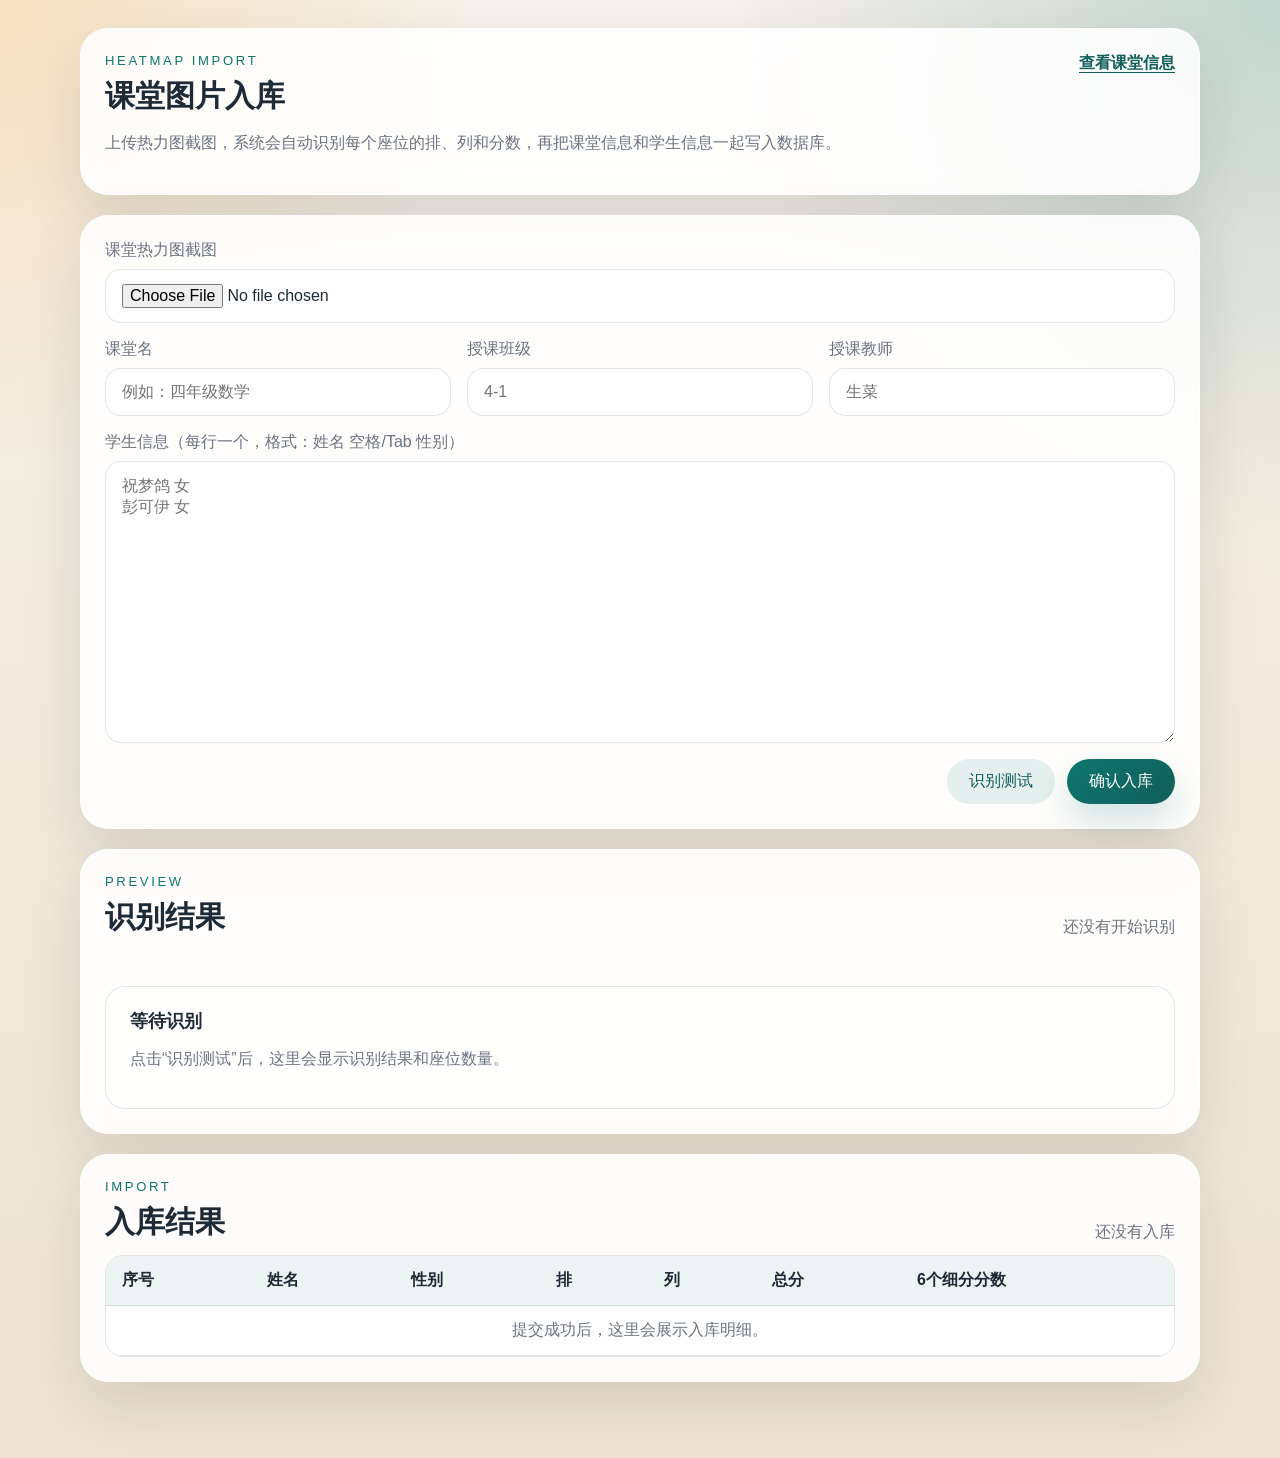
<file: vue/admin.html>
<!doctype html>
<html lang="zh-CN">
  <head>
    <meta charset="UTF-8" />
    <meta name="viewport" content="width=device-width, initial-scale=1.0" />
    <title>课堂图片入库</title>
    <link rel="stylesheet" href="./styles.css?v=6" />
  </head>
  <body>
    <main class="page">
      <section class="panel hero-panel">
        <div class="hero-row">
          <div>
            <p class="eyebrow">Heatmap Import</p>
            <h1>课堂图片入库</h1>
            <p class="subtitle">
              上传热力图截图，系统会自动识别每个座位的排、列和分数，再把课堂信息和学生信息一起写入数据库。
            </p>
          </div>
          <a class="text-link" href="./index.html">查看课堂信息</a>
        </div>
      </section>

      <section class="panel">
        <form id="import-form" class="form-grid">
          <label class="field field-wide">
            <span>课堂热力图截图</span>
            <input id="imageFile" type="file" accept=".png,.jpg,.jpeg" required />
          </label>

          <label class="field">
            <span>课堂名</span>
            <input id="itemName" type="text" placeholder="例如：四年级数学" required />
          </label>

          <label class="field">
            <span>授课班级</span>
            <input id="className" type="text" placeholder="4-1" required />
          </label>

          <label class="field">
            <span>授课教师</span>
            <input id="teacher" type="text" placeholder="生菜" required />
          </label>

          <label class="field field-wide tall">
            <span>学生信息（每行一个，格式：姓名 空格/Tab 性别）</span>
            <textarea id="studentLinesText" rows="14" placeholder="祝梦鸽 女&#10;彭可伊 女"></textarea>
          </label>

          <div class="actions field-wide">
            <button type="button" id="previewButton" class="ghost">识别测试</button>
            <button type="submit" class="primary">确认入库</button>
          </div>
        </form>
      </section>

      <section class="panel">
        <div class="panel-header">
          <div>
            <p class="eyebrow">Preview</p>
            <h2>识别结果</h2>
          </div>
          <div id="summary" class="summary">还没有开始识别</div>
        </div>
        <div id="message" class="message"></div>
        <div class="status-card">
          <strong id="previewStatus">等待识别</strong>
          <p id="previewDetail">点击“识别测试”后，这里会显示识别结果和座位数量。</p>
        </div>
      </section>

      <section class="panel">
        <div class="panel-header">
          <div>
            <p class="eyebrow">Import</p>
            <h2>入库结果</h2>
          </div>
          <div id="resultSummary" class="summary">还没有入库</div>
        </div>
        <div class="table-wrap">
          <table>
            <thead>
              <tr>
                <th>序号</th>
                <th>姓名</th>
                <th>性别</th>
                <th>排</th>
                <th>列</th>
                <th>总分</th>
                <th>6个细分分数</th>
              </tr>
            </thead>
            <tbody id="resultBody">
              <tr>
                <td colspan="7" class="empty">提交成功后，这里会展示入库明细。</td>
              </tr>
            </tbody>
          </table>
        </div>
      </section>
    </main>

    <script src="./main.js?v=6"></script>
  </body>
</html>
</file>
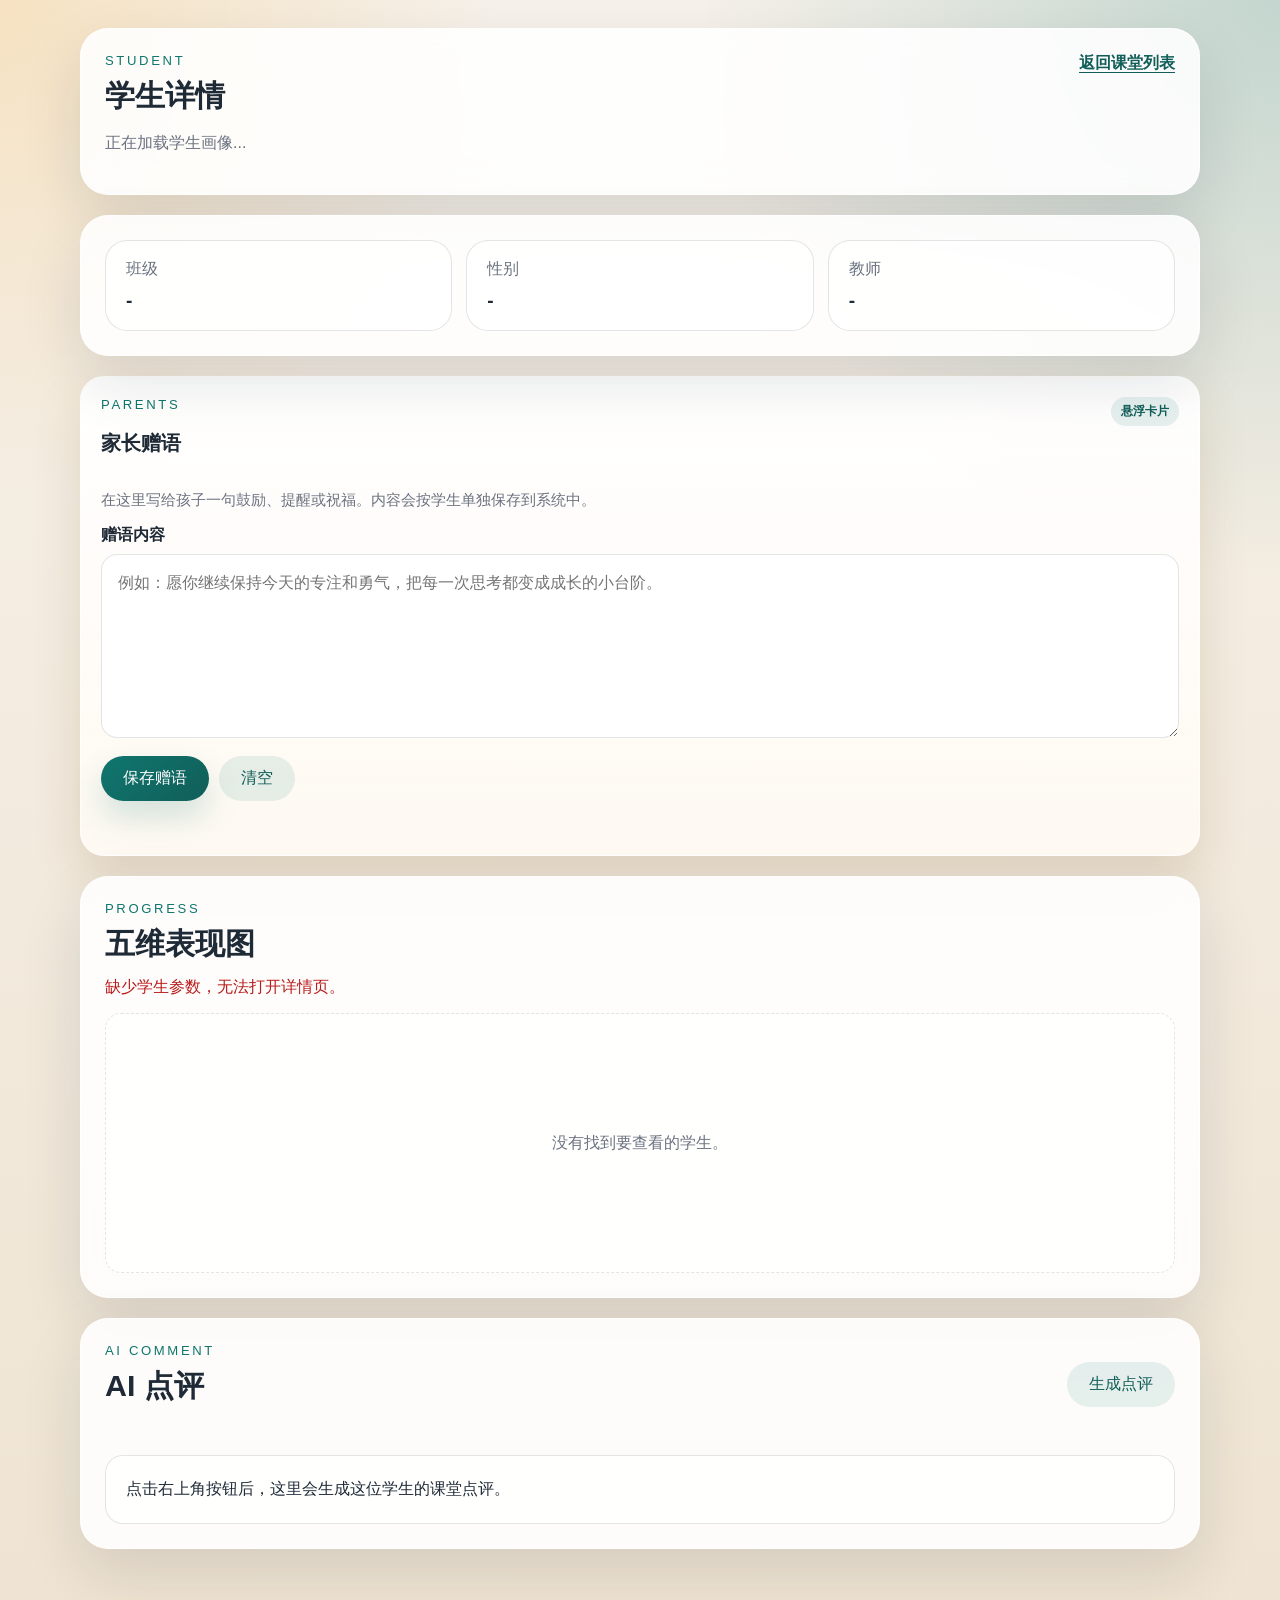
<file: vue/student.html>
<!doctype html>
<html lang="zh-CN">
  <head>
    <meta charset="UTF-8" />
    <meta name="viewport" content="width=device-width, initial-scale=1.0" />
    <title>学生画像</title>
    <link rel="stylesheet" href="./styles.css?v=17" />
  </head>
  <body>
    <aside id="aiDoctorPanel" class="ai-doctor-panel" aria-live="polite">
      <div class="ai-doctor-avatar" aria-hidden="true">
        <div class="ai-doctor-cap"></div>
        <div class="ai-doctor-face">
          <span></span>
          <span></span>
        </div>
      </div>
      <div class="ai-doctor-bubble">
        <div class="ai-doctor-bubble-top">
          <p class="eyebrow">AI Mentor</p>
          <strong>小博士点评中</strong>
        </div>
        <p id="aiDoctorText" class="ai-doctor-text">点击“生成点评”后，小博士会从这里出现，朗读这位学生的点评内容。</p>
      </div>
    </aside>
    <main class="page">
      <section class="panel hero-panel">
        <div class="hero-row">
          <div>
            <p class="eyebrow">Student</p>
            <h1 id="studentTitle">学生详情</h1>
            <p class="subtitle" id="studentSubtitle">正在加载学生画像...</p>
          </div>
          <a class="text-link" id="backToItem" href="./index.html">返回课堂列表</a>
        </div>
      </section>

      <section class="panel">
        <div class="student-meta-grid">
          <article class="student-meta-card">
            <span>班级</span>
            <strong id="studentClass">-</strong>
          </article>
          <article class="student-meta-card">
            <span>性别</span>
            <strong id="studentSex">-</strong>
          </article>
          <article class="student-meta-card">
            <span>教师</span>
            <strong id="studentTeacher">-</strong>
          </article>
        </div>
      </section>

      <aside class="parent-note-panel" aria-labelledby="parentNoteTitle">
        <div class="parent-note-header">
          <div>
            <p class="eyebrow">Parents</p>
            <h2 id="parentNoteTitle">家长赠语</h2>
          </div>
          <span class="parent-note-badge">悬浮卡片</span>
        </div>
        <p class="parent-note-intro">在这里写给孩子一句鼓励、提醒或祝福。内容会按学生单独保存到系统中。</p>
        <label class="parent-note-field" for="parentNoteText">赠语内容</label>
        <textarea
          id="parentNoteText"
          class="parent-note-textarea"
          placeholder="例如：愿你继续保持今天的专注和勇气，把每一次思考都变成成长的小台阶。"
        ></textarea>
        <div class="parent-note-actions">
          <button id="parentNoteSave" class="primary" type="button">保存赠语</button>
          <button id="parentNoteClear" class="ghost" type="button">清空</button>
        </div>
        <div id="parentNoteMessage" class="message parent-note-message"></div>
      </aside>

      <section class="panel">
        <div class="panel-header">
          <div>
            <p class="eyebrow">Progress</p>
            <h2>五维表现图</h2>
          </div>
        </div>
        <div id="studentMessage" class="message"></div>
        <div id="metricList" class="metric-list">
          <div class="status-card">
            <strong>正在准备图表...</strong>
            <p>稍等一下，我们马上把这位同学的画像展示出来。</p>
          </div>
        </div>
      </section>

      <section class="panel">
        <div class="panel-header">
          <div>
            <p class="eyebrow">AI Comment</p>
            <h2>AI 点评</h2>
          </div>
          <button id="commentaryButton" class="ghost" type="button">生成点评</button>
        </div>
        <div id="commentaryMessage" class="message"></div>
        <article class="ai-commentary-card">
          <p id="commentaryText">点击右上角按钮后，这里会生成这位学生的课堂点评。</p>
        </article>
      </section>
    </main>

    <script src="./student.js?v=17"></script>
  </body>
</html>
</file>
<file: vue/styles.css>
:root {
  --bg: #f4efe7;
  --panel: rgba(255, 255, 255, 0.88);
  --ink: #1f2a37;
  --muted: #6b7280;
  --line: rgba(31, 42, 55, 0.12);
  --primary: #0f766e;
  --primary-deep: #115e59;
  --danger: #b91c1c;
  --shadow: 0 24px 60px rgba(17, 24, 39, 0.12);
}

* {
  box-sizing: border-box;
}

body {
  margin: 0;
  font-family: "PingFang SC", "Noto Sans SC", "Helvetica Neue", sans-serif;
  color: var(--ink);
  background:
    radial-gradient(circle at top left, rgba(245, 158, 11, 0.18), transparent 24%),
    radial-gradient(circle at top right, rgba(15, 118, 110, 0.22), transparent 28%),
    linear-gradient(180deg, #f6f1ea 0%, #efe4d2 100%);
}

.ai-doctor-panel {
  position: fixed;
  top: 132px;
  left: 18px;
  width: min(420px, calc(100vw - 36px));
  padding: 18px 18px 18px 128px;
  border-radius: 28px;
  background: rgba(255, 255, 255, 0.9);
  border: 1px solid rgba(255, 255, 255, 0.76);
  box-shadow: 0 24px 54px rgba(17, 24, 39, 0.16);
  backdrop-filter: blur(14px);
  transform: translateX(calc(-100% - 28px));
  opacity: 0;
  pointer-events: none;
  transition: transform 260ms ease, opacity 260ms ease;
  z-index: 24;
}

.ai-doctor-panel.visible {
  transform: translateX(0);
  opacity: 1;
}

.ai-doctor-avatar {
  position: absolute;
  top: 10px;
  left: 14px;
  width: 110px;
  height: 122px;
  flex: 0 0 auto;
}

.ai-doctor-cap {
  position: absolute;
  left: 16px;
  top: 0;
  width: 78px;
  height: 24px;
  border-radius: 16px 16px 10px 10px;
  background: linear-gradient(135deg, #0f766e, #164e63);
}

.ai-doctor-cap::after {
  content: "";
  position: absolute;
  left: 32px;
  top: 12px;
  width: 12px;
  height: 34px;
  border-radius: 999px;
  background: #f7fafc;
  box-shadow: 0 0 0 4px rgba(15, 118, 110, 0.18);
}

.ai-doctor-face {
  position: absolute;
  left: 6px;
  bottom: 0;
  width: 92px;
  height: 92px;
  border-radius: 999px;
  background: linear-gradient(180deg, #fff9ef 0%, #fde7cf 100%);
  border: 3px solid rgba(15, 118, 110, 0.16);
  box-shadow: inset 0 -6px 0 rgba(240, 138, 50, 0.12);
}

.ai-doctor-face::before,
.ai-doctor-face::after {
  content: "";
  position: absolute;
  top: 38px;
  width: 10px;
  height: 10px;
  border-radius: 999px;
  background: #253041;
}

.ai-doctor-face::before {
  left: 24px;
}

.ai-doctor-face::after {
  right: 24px;
}

.ai-doctor-face span {
  position: absolute;
  left: 31px;
  bottom: 21px;
  width: 28px;
  height: 12px;
  border-bottom: 4px solid #ef7d5d;
  border-radius: 0 0 14px 14px;
}

.ai-doctor-bubble {
  min-width: 0;
  padding: 14px 16px;
  border-radius: 22px;
  background: linear-gradient(180deg, rgba(246, 251, 250, 0.96) 0%, rgba(255, 255, 255, 0.9) 100%);
  border: 1px solid rgba(15, 118, 110, 0.12);
}

.ai-doctor-bubble-top {
  display: grid;
  gap: 4px;
  margin-bottom: 8px;
}

.ai-doctor-bubble-top .eyebrow {
  margin-bottom: 0;
}

.ai-doctor-text {
  margin: 0;
  min-height: 5.4em;
  color: var(--ink);
  line-height: 1.8;
  white-space: pre-wrap;
}

.ai-doctor-panel.speaking .ai-doctor-avatar {
  animation: doctor-bob 0.9s ease-in-out infinite;
}

.ai-doctor-panel.speaking .ai-doctor-bubble {
  box-shadow: 0 0 0 6px rgba(15, 118, 110, 0.06);
}

@keyframes doctor-bob {
  0%,
  100% {
    transform: translateY(0);
  }

  50% {
    transform: translateY(-4px);
  }
}

.page {
  width: min(1120px, calc(100% - 32px));
  margin: 0 auto;
  padding: 28px 0 56px;
}

.panel {
  background: var(--panel);
  backdrop-filter: blur(14px);
  border: 1px solid rgba(255, 255, 255, 0.7);
  border-radius: 28px;
  box-shadow: var(--shadow);
  padding: 24px;
  margin-bottom: 20px;
}

.hero-panel h1,
.panel h2 {
  margin: 0;
  font-family: "PingFang SC", "Noto Sans SC", "Helvetica Neue", sans-serif;
  font-size: 1.9rem;
  font-weight: 700;
}

.hero-title-gradient {
  display: inline-block;
  background: linear-gradient(135deg, #0f766e 0%, #1d4ed8 38%, #7c3aed 68%, #f59e0b 100%);
  -webkit-background-clip: text;
  background-clip: text;
  color: transparent;
  text-wrap: balance;
  letter-spacing: 0.02em;
  text-shadow: 0 10px 24px rgba(29, 78, 216, 0.12);
}

.hero-row {
  display: flex;
  justify-content: space-between;
  gap: 16px;
  align-items: flex-start;
}

.eyebrow {
  margin: 0 0 8px;
  color: var(--primary);
  font-size: 0.82rem;
  letter-spacing: 0.2em;
  text-transform: uppercase;
}

.subtitle,
.summary,
.message,
.field span,
.status-card p {
  color: var(--muted);
}

.text-link {
  color: var(--primary-deep);
  text-decoration: underline;
  text-underline-offset: 4px;
  font-weight: 600;
  white-space: nowrap;
}

.form-grid {
  display: grid;
  grid-template-columns: repeat(3, minmax(0, 1fr));
  gap: 16px;
}

.field {
  display: grid;
  gap: 8px;
}

.field-wide {
  grid-column: 1 / -1;
}

.tall textarea {
  min-height: 260px;
}

input,
textarea,
button {
  font: inherit;
}

input,
textarea {
  width: 100%;
  border: 1px solid var(--line);
  border-radius: 16px;
  background: rgba(255, 255, 255, 0.88);
  padding: 14px 16px;
  outline: none;
}

.actions {
  display: flex;
  gap: 12px;
  justify-content: flex-end;
  align-items: center;
}

button {
  border: 0;
  border-radius: 999px;
  padding: 12px 22px;
  cursor: pointer;
}

button.primary {
  color: white;
  background: linear-gradient(135deg, var(--primary), var(--primary-deep));
  box-shadow: 0 16px 32px rgba(15, 118, 110, 0.18);
}

button.ghost {
  color: var(--primary-deep);
  background: rgba(15, 118, 110, 0.1);
}

button:disabled {
  opacity: 0.6;
  cursor: wait;
}

.panel-header {
  display: flex;
  justify-content: space-between;
  gap: 16px;
  align-items: end;
  margin-bottom: 12px;
}

.message {
  min-height: 24px;
  margin-bottom: 12px;
}

.message.error {
  color: var(--danger);
}

.message.success {
  color: var(--primary-deep);
}

.status-card {
  padding: 22px 24px;
  border-radius: 20px;
  border: 1px solid var(--line);
  background: rgba(255, 255, 255, 0.72);
}

.status-card strong {
  display: block;
  margin-bottom: 8px;
  font-size: 1.1rem;
}

.table-wrap {
  overflow-x: auto;
  border-radius: 18px;
  border: 1px solid var(--line);
}

.heat-legend {
  display: inline-flex;
  gap: 10px;
  margin-bottom: 12px;
  color: var(--muted);
  font-size: 0.9rem;
}

.heatmap-empty {
  min-height: 260px;
  border: 1px dashed var(--line);
  border-radius: 16px;
  display: flex;
  align-items: center;
  justify-content: center;
  color: var(--muted);
  background: rgba(255, 255, 255, 0.7);
}

.heatmap-board {
  padding: 18px;
  border-radius: 18px;
  background: #202532;
  display: grid;
  gap: 10px;
  overflow-x: auto;
}

.seat-row {
  display: grid;
  grid-auto-flow: column;
  gap: 10px;
}

.seat {
  width: 96px;
  height: 52px;
  border-radius: 10px;
  display: flex;
  align-items: center;
  justify-content: center;
  padding: 4px;
}

.seat-link {
  cursor: pointer;
  text-decoration: none;
  transition: transform 160ms ease, box-shadow 160ms ease;
  box-shadow: inset 0 0 0 1px rgba(255, 255, 255, 0.06);
}

.seat-link:hover {
  transform: translateY(-2px);
  box-shadow:
    0 12px 24px rgba(0, 0, 0, 0.18),
    inset 0 0 0 1px rgba(255, 255, 255, 0.18);
}

.seat-name {
  color: rgba(255, 255, 255, 0.95);
  font-size: 0.82rem;
  font-weight: 600;
  line-height: 1.2;
  text-align: center;
  white-space: nowrap;
  overflow: hidden;
  text-overflow: ellipsis;
}

.empty-seat {
  background: #3a3f4d;
  opacity: 0.45;
}

.heat-blue {
  background: #2f6bff;
}

.heat-green {
  background: #35b56a;
}

.heat-yellow {
  background: #f3c64d;
}

.heat-orange {
  background: #f08a32;
}

.heat-red {
  background: #d94b3d;
}

table {
  width: 100%;
  border-collapse: collapse;
  background: rgba(255, 255, 255, 0.72);
}

th,
td {
  padding: 14px 16px;
  border-bottom: 1px solid var(--line);
  text-align: left;
  white-space: nowrap;
}

th {
  background: rgba(15, 118, 110, 0.08);
}

.table-sort {
  cursor: pointer;
  user-select: none;
}

.table-sort .sort-icon {
  display: inline-block;
  width: 10px;
  margin-left: 6px;
  color: rgba(31, 42, 55, 0.4);
}

.table-sort.active {
  color: var(--primary-deep);
}

.table-sort.active .sort-icon {
  color: var(--primary-deep);
}

.item-link {
  color: var(--primary-deep);
  text-decoration: underline;
  text-underline-offset: 3px;
  font-weight: 600;
}

.split-grid {
  display: grid;
  grid-template-columns: 1fr;
  gap: 20px;
}

.student-meta-grid {
  display: grid;
  grid-template-columns: repeat(3, minmax(0, 1fr));
  gap: 14px;
}

.student-meta-card,
.metric-card {
  border: 1px solid var(--line);
  border-radius: 22px;
  background: rgba(255, 255, 255, 0.72);
  padding: 18px 20px;
}

.student-meta-card span {
  display: block;
  color: var(--muted);
  margin-bottom: 10px;
}

.student-meta-card strong {
  font-size: 1.2rem;
}

.parent-note-panel {
  border: 1px solid rgba(255, 255, 255, 0.75);
  border-radius: 24px;
  background:
    linear-gradient(180deg, rgba(255, 255, 255, 0.96) 0%, rgba(255, 250, 243, 0.92) 100%);
  box-shadow: 0 22px 48px rgba(112, 78, 22, 0.16);
  padding: 20px;
  margin-bottom: 20px;
}

.parent-note-header {
  display: flex;
  justify-content: space-between;
  gap: 12px;
  align-items: start;
}

.parent-note-header h2 {
  font-size: 1.28rem;
}

.parent-note-badge {
  display: inline-flex;
  align-items: center;
  justify-content: center;
  min-height: 28px;
  padding: 6px 10px;
  border-radius: 999px;
  background: rgba(15, 118, 110, 0.1);
  color: var(--primary-deep);
  font-size: 0.78rem;
  font-weight: 700;
  white-space: nowrap;
}

.parent-note-intro {
  margin: 14px 0 12px;
  color: var(--muted);
  line-height: 1.7;
  font-size: 0.93rem;
}

.parent-note-field {
  display: block;
  margin-bottom: 8px;
  color: var(--ink);
  font-weight: 700;
}

.parent-note-textarea {
  min-height: 184px;
  resize: vertical;
  line-height: 1.8;
  background: rgba(255, 255, 255, 0.92);
}

.parent-note-actions {
  display: flex;
  gap: 10px;
  margin-top: 14px;
}

.parent-note-message {
  margin-top: 10px;
  margin-bottom: 0;
  min-height: 24px;
}

.metric-list {
  display: grid;
  gap: 12px;
}

.metric-layout {
  display: grid;
  grid-template-columns: minmax(0, 1.15fr) minmax(280px, 0.85fr);
  gap: 16px;
  align-items: start;
}

.metric-compact-card {
  border: 1px solid var(--line);
  border-radius: 18px;
  background: rgba(255, 255, 255, 0.76);
  padding: 12px 14px;
  display: grid;
  gap: 10px;
}

.metric-explain-card {
  border: 1px solid var(--line);
  border-radius: 18px;
  background: rgba(255, 255, 255, 0.76);
  padding: 14px 16px;
}

.metric-explain-card h3 {
  margin: 0 0 12px;
  font-size: 1rem;
}

.metric-explain-list {
  display: grid;
  gap: 12px;
}

.metric-explain-row {
  display: grid;
  gap: 6px;
}

.metric-explain-text {
  margin: 0;
  color: var(--muted);
  line-height: 1.6;
  font-size: 0.92rem;
}

.ai-commentary-card {
  border: 1px solid var(--line);
  border-radius: 18px;
  background: rgba(255, 255, 255, 0.78);
  padding: 18px 20px;
}

.ai-commentary-card p {
  margin: 0;
  line-height: 1.9;
  color: var(--ink);
  white-space: pre-wrap;
}

.metric-row {
  display: grid;
  gap: 4px;
}

.metric-row-main {
  display: grid;
  gap: 6px;
}

.metric-row-top {
  display: flex;
  justify-content: space-between;
  align-items: center;
  gap: 12px;
}

.metric-row-label-wrap {
  display: inline-flex;
  align-items: center;
  gap: 8px;
  min-width: 0;
}

.metric-dot {
  width: 10px;
  height: 10px;
  border-radius: 999px;
  flex: 0 0 auto;
}

.metric-row-label {
  font-size: 0.94rem;
  font-weight: 700;
}

.metric-row-score {
  font-size: 0.94rem;
  line-height: 1;
  white-space: nowrap;
}

.metric-row-bar {
  position: relative;
  width: 100%;
  height: 12px;
  overflow: hidden;
  border-radius: 4px;
  background: rgba(31, 42, 55, 0.08);
  border: 1px solid rgba(31, 42, 55, 0.08);
}

.metric-row-fill {
  height: 100%;
  border-radius: 3px;
  box-shadow: inset 0 -1px 0 rgba(0, 0, 0, 0.12);
}

.empty {
  text-align: center;
  color: var(--muted);
}

@media (min-width: 1760px) {
  .parent-note-panel {
    position: fixed;
    top: 236px;
    left: calc(50% + 584px);
    width: min(320px, calc(100vw - (50% + 612px)));
    max-height: calc(100vh - 48px);
    overflow: auto;
    margin-bottom: 0;
    z-index: 20;
  }
}

@media (max-width: 900px) {
  .ai-doctor-panel {
    position: sticky;
    top: 12px;
    left: auto;
    width: auto;
    margin: 12px 16px 0;
    padding-left: 118px;
    transform: translateY(-10px);
  }

  .ai-doctor-panel.visible {
    transform: translateY(0);
    opacity: 1;
    pointer-events: auto;
  }

  .form-grid {
    grid-template-columns: 1fr;
  }

  .student-meta-grid {
    grid-template-columns: 1fr 1fr;
  }

  .metric-layout {
    grid-template-columns: 1fr;
  }

  .actions,
  .panel-header,
  .hero-row,
  .parent-note-header,
  .parent-note-actions {
    flex-direction: column;
    align-items: stretch;
  }

  button {
    width: 100%;
  }

  .seat {
    width: 66px;
    height: 40px;
  }

  .seat-name {
    font-size: 0.66rem;
  }
}

@media (max-width: 640px) {
  .ai-doctor-panel {
    padding: 108px 14px 14px;
  }

  .ai-doctor-avatar {
    left: 50%;
    top: 10px;
    transform: translateX(-50%);
  }

  .student-meta-grid {
    grid-template-columns: 1fr;
  }
}
</file>
